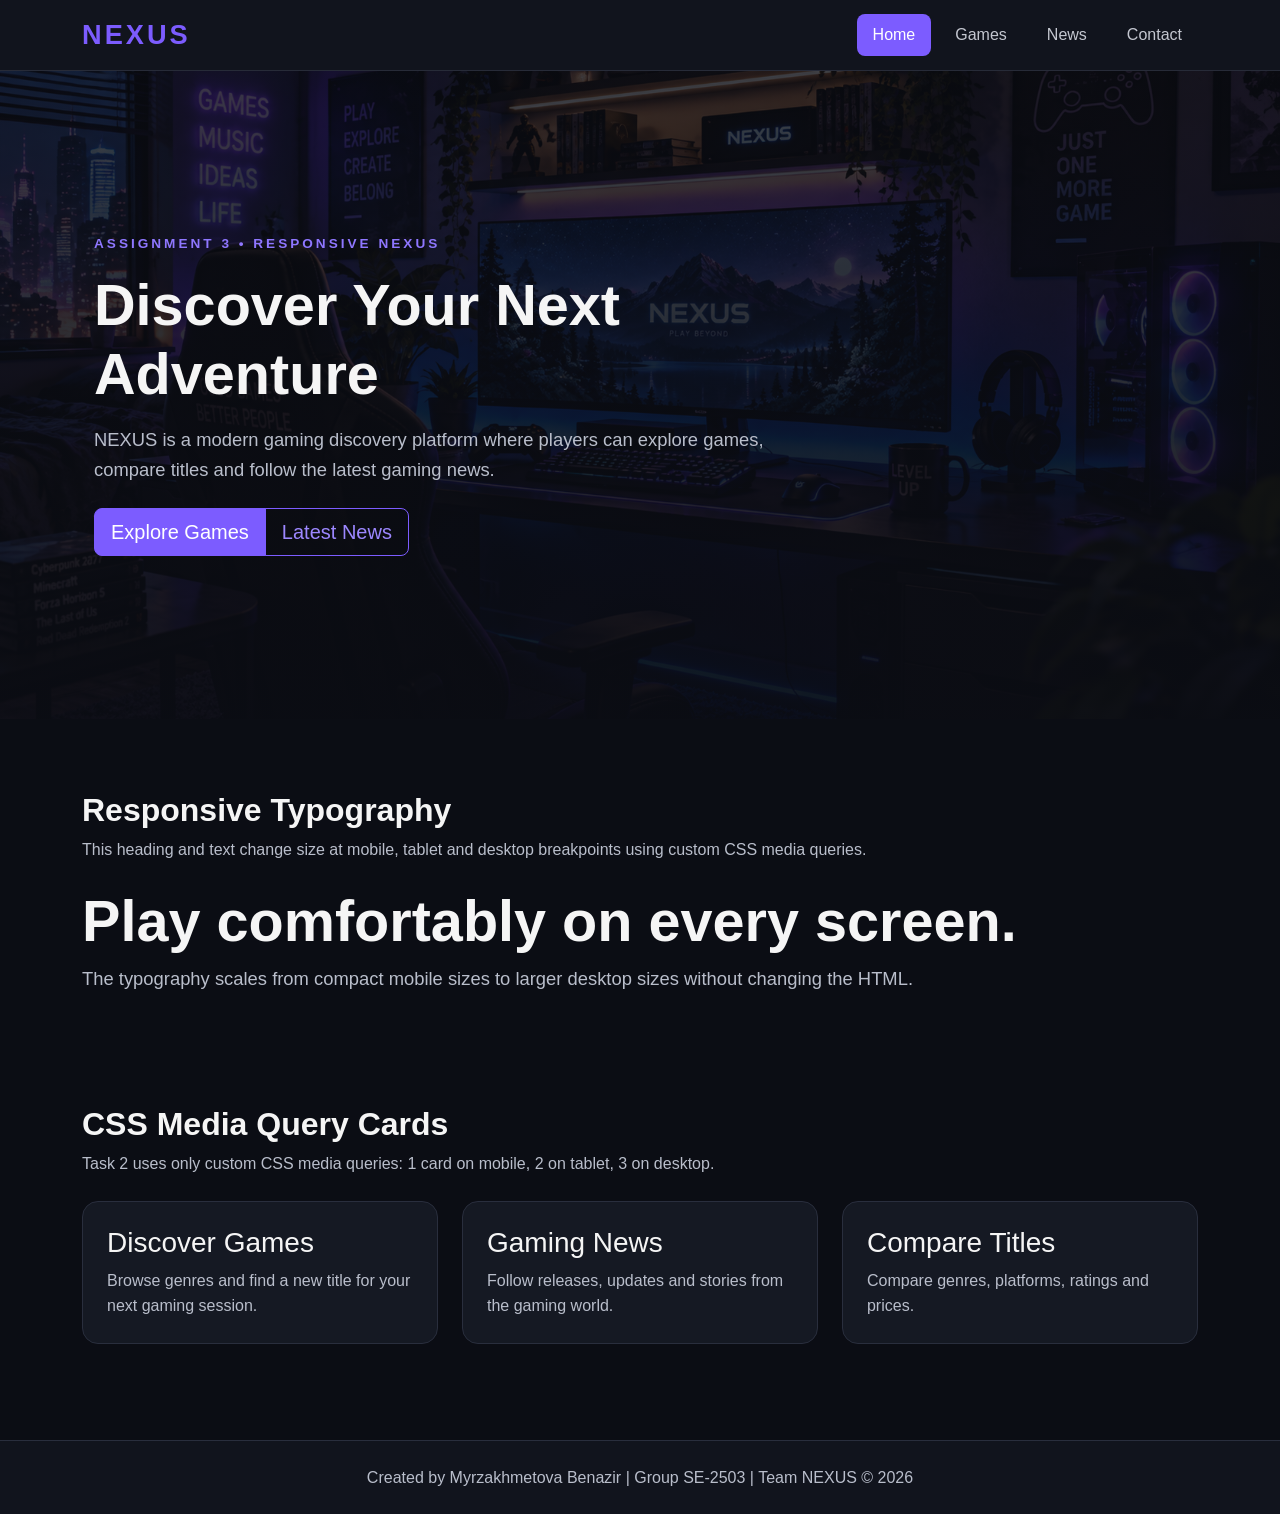
<file: index.html>
<!doctype html><html lang="en"><head><meta charset="utf-8"><meta name="viewport" content="width=device-width,initial-scale=1"><title>NEXUS | Home — Assignment 3</title><link href="https://cdn.jsdelivr.net/npm/bootstrap@5.3.8/dist/css/bootstrap.min.css" rel="stylesheet"><link rel="stylesheet" href="style.css"></head><body>
<nav class="navbar navbar-expand-lg navbar-dark bg-nexus sticky-top" aria-label="Main navigation"><div class="container"><a class="navbar-brand nexus-logo" href="index.html">NEXUS</a><button class="navbar-toggler" type="button" data-bs-toggle="collapse" data-bs-target="#navHome" aria-controls="navHome" aria-expanded="false" aria-label="Toggle navigation"><span class="navbar-toggler-icon"></span></button><div class="collapse navbar-collapse" id="navHome"><ul class="navbar-nav ms-auto gap-lg-2"><li class="nav-item"><a class="nav-link active px-3" aria-current="page" href="index.html">Home</a></li><li class="nav-item"><a class="nav-link px-3" href="games.html">Games</a></li><li class="nav-item"><a class="nav-link px-3" href="news.html">News</a></li><li class="nav-item"><a class="nav-link px-3" href="contact.html">Contact</a></li></ul></div></div></nav>
<main><section class="hero"><div class="container px-sm-2 px-md-4"><div class="hero-copy py-5"><p class="tag mb-3">ASSIGNMENT 3 • RESPONSIVE NEXUS</p><h1 class="responsive-title fw-bold mb-3">Discover Your Next Adventure</h1><p class="responsive-copy text-muted-nexus mb-4">NEXUS is a modern gaming discovery platform where players can explore games, compare titles and follow the latest gaming news.</p><div class="btn-group" role="group" aria-label="Explore NEXUS"><a href="games.html" class="btn btn-primary btn-lg">Explore Games</a><a href="news.html" class="btn btn-outline-primary btn-lg">Latest News</a></div></div></div></section>
<section class="container py-5 mt-lg-4"><h2 class="fw-bold mb-2">Responsive Typography</h2><p class="text-muted-nexus mb-4">This heading and text change size at mobile, tablet and desktop breakpoints using custom CSS media queries.</p><h3 class="responsive-title fw-bold">Play comfortably on every screen.</h3><p class="responsive-copy text-muted-nexus">The typography scales from compact mobile sizes to larger desktop sizes without changing the HTML.</p></section>
<section class="container py-5"><h2 class="fw-bold mb-2">CSS Media Query Cards</h2><p class="text-muted-nexus mb-4">Task 2 uses only custom CSS media queries: 1 card on mobile, 2 on tablet, 3 on desktop.</p><div class="mq-card-group"><article class="mq-card"><h3>Discover Games</h3><p class="mb-0 text-muted-nexus">Browse genres and find a new title for your next gaming session.</p></article><article class="mq-card"><h3>Gaming News</h3><p class="mb-0 text-muted-nexus">Follow releases, updates and stories from the gaming world.</p></article><article class="mq-card"><h3>Compare Titles</h3><p class="mb-0 text-muted-nexus">Compare genres, platforms, ratings and prices.</p></article></div></section></main>
<footer class="py-4 mt-5"><div class="container text-center"><p class="mb-0">Created by Myrzakhmetova Benazir | Group SE-2503 | Team NEXUS © 2026</p></div></footer><script src="https://cdn.jsdelivr.net/npm/bootstrap@5.3.8/dist/js/bootstrap.bundle.min.js"></script></body></html>
</file>
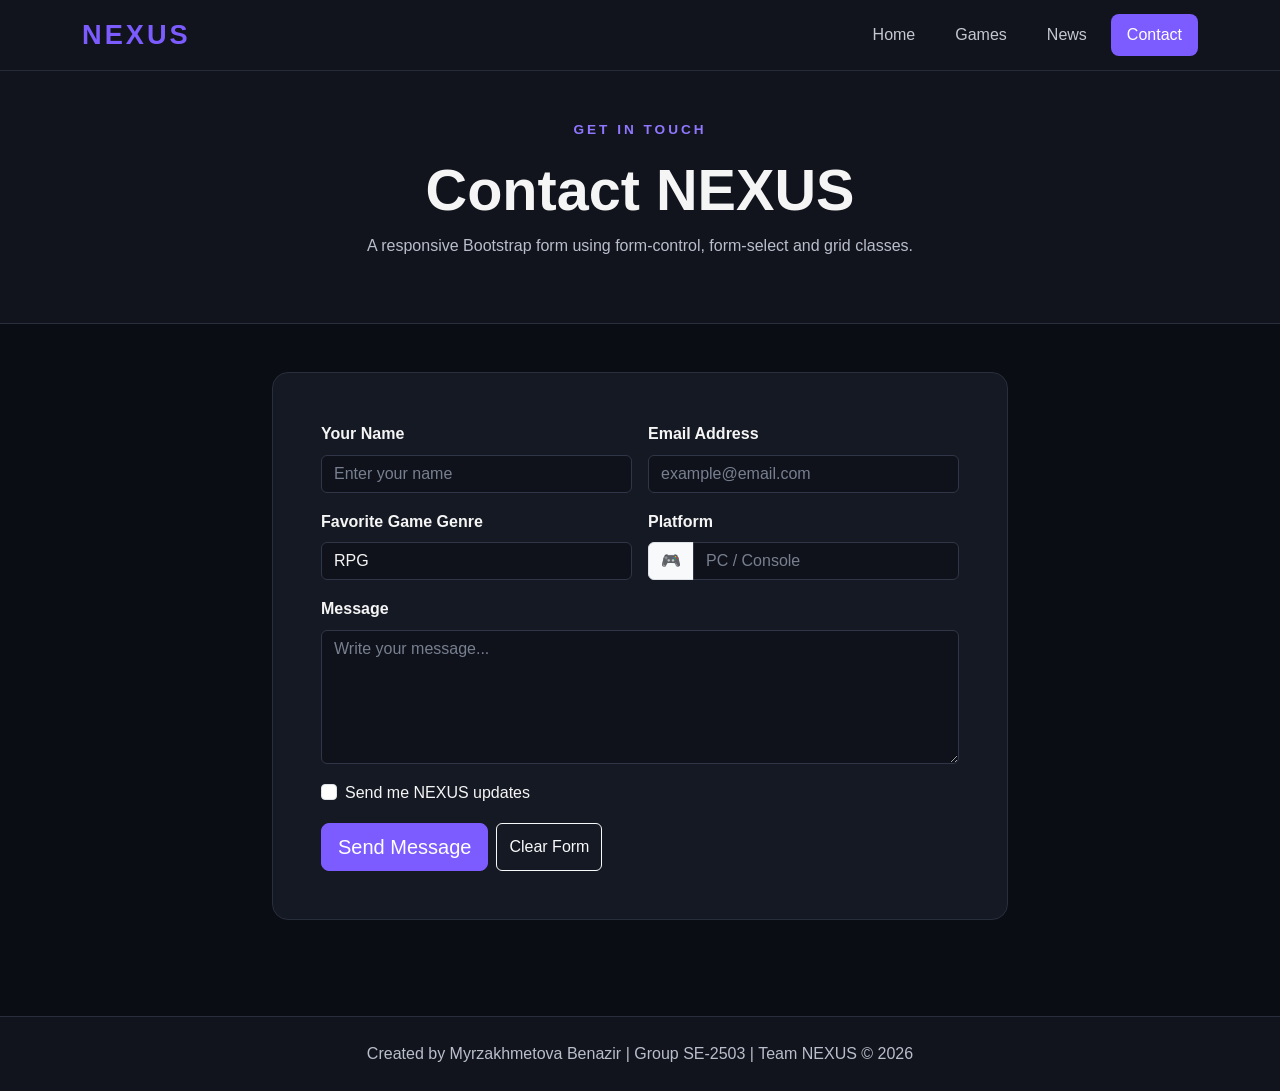
<file: contact.html>
<!doctype html><html lang="en"><head><meta charset="utf-8"><meta name="viewport" content="width=device-width,initial-scale=1"><title>NEXUS | Contact — Assignment 3</title><link href="https://cdn.jsdelivr.net/npm/bootstrap@5.3.8/dist/css/bootstrap.min.css" rel="stylesheet"><link rel="stylesheet" href="style.css"></head><body>
<nav class="navbar navbar-expand-lg navbar-dark bg-nexus sticky-top" aria-label="Main navigation"><div class="container"><a class="navbar-brand nexus-logo" href="index.html">NEXUS</a><button class="navbar-toggler" type="button" data-bs-toggle="collapse" data-bs-target="#navContact" aria-controls="navContact" aria-expanded="false" aria-label="Toggle navigation"><span class="navbar-toggler-icon"></span></button><div class="collapse navbar-collapse" id="navContact"><ul class="navbar-nav ms-auto gap-lg-2"><li class="nav-item"><a class="nav-link px-3" href="index.html">Home</a></li><li class="nav-item"><a class="nav-link px-3" href="games.html">Games</a></li><li class="nav-item"><a class="nav-link px-3" href="news.html">News</a></li><li class="nav-item"><a class="nav-link active px-3" aria-current="page" href="contact.html">Contact</a></li></ul></div></div></nav>
<main><header class="page-hero text-center py-5"><div class="container"><p class="tag">GET IN TOUCH</p><h1 class="responsive-title fw-bold">Contact NEXUS</h1><p class="text-muted-nexus">A responsive Bootstrap form using form-control, form-select and grid classes.</p></div></header><section class="container py-5"><div class="row justify-content-center"><div class="col-sm-12 col-md-10 col-lg-8"><form class="nexus-card rounded-4 p-3 p-sm-4 p-lg-5" aria-label="Contact NEXUS form"><div class="row g-3"><div class="col-md-6"><label for="name" class="form-label">Your Name</label><input type="text" class="form-control" id="name" placeholder="Enter your name" required></div><div class="col-md-6"><label for="email" class="form-label">Email Address</label><input type="email" class="form-control" id="email" placeholder="example@email.com" required></div><div class="col-md-6"><label for="genre" class="form-label">Favorite Game Genre</label><select class="form-select" id="genre"><option>RPG</option><option>Action</option><option>Strategy</option><option>Racing</option><option>Sports</option></select></div><div class="col-md-6"><label for="platform" class="form-label">Platform</label><div class="input-group"><span class="input-group-text">🎮</span><input type="text" class="form-control" id="platform" placeholder="PC / Console"></div></div><div class="col-12"><label for="message" class="form-label">Message</label><textarea class="form-control" id="message" rows="5" placeholder="Write your message..." required></textarea></div><div class="col-12"><div class="form-check"><input class="form-check-input" type="checkbox" id="updates"><label class="form-check-label" for="updates">Send me NEXUS updates</label></div></div><div class="col-12 d-flex gap-2 flex-wrap"><button type="submit" class="btn btn-primary btn-lg">Send Message</button><button type="reset" class="btn btn-outline-light">Clear Form</button></div></div></form></div></div></section></main><footer class="py-4 mt-5"><div class="container text-center"><p class="mb-0">Created by Myrzakhmetova Benazir | Group SE-2503 | Team NEXUS © 2026</p></div></footer><script src="https://cdn.jsdelivr.net/npm/bootstrap@5.3.8/dist/js/bootstrap.bundle.min.js"></script></body></html>
</file>
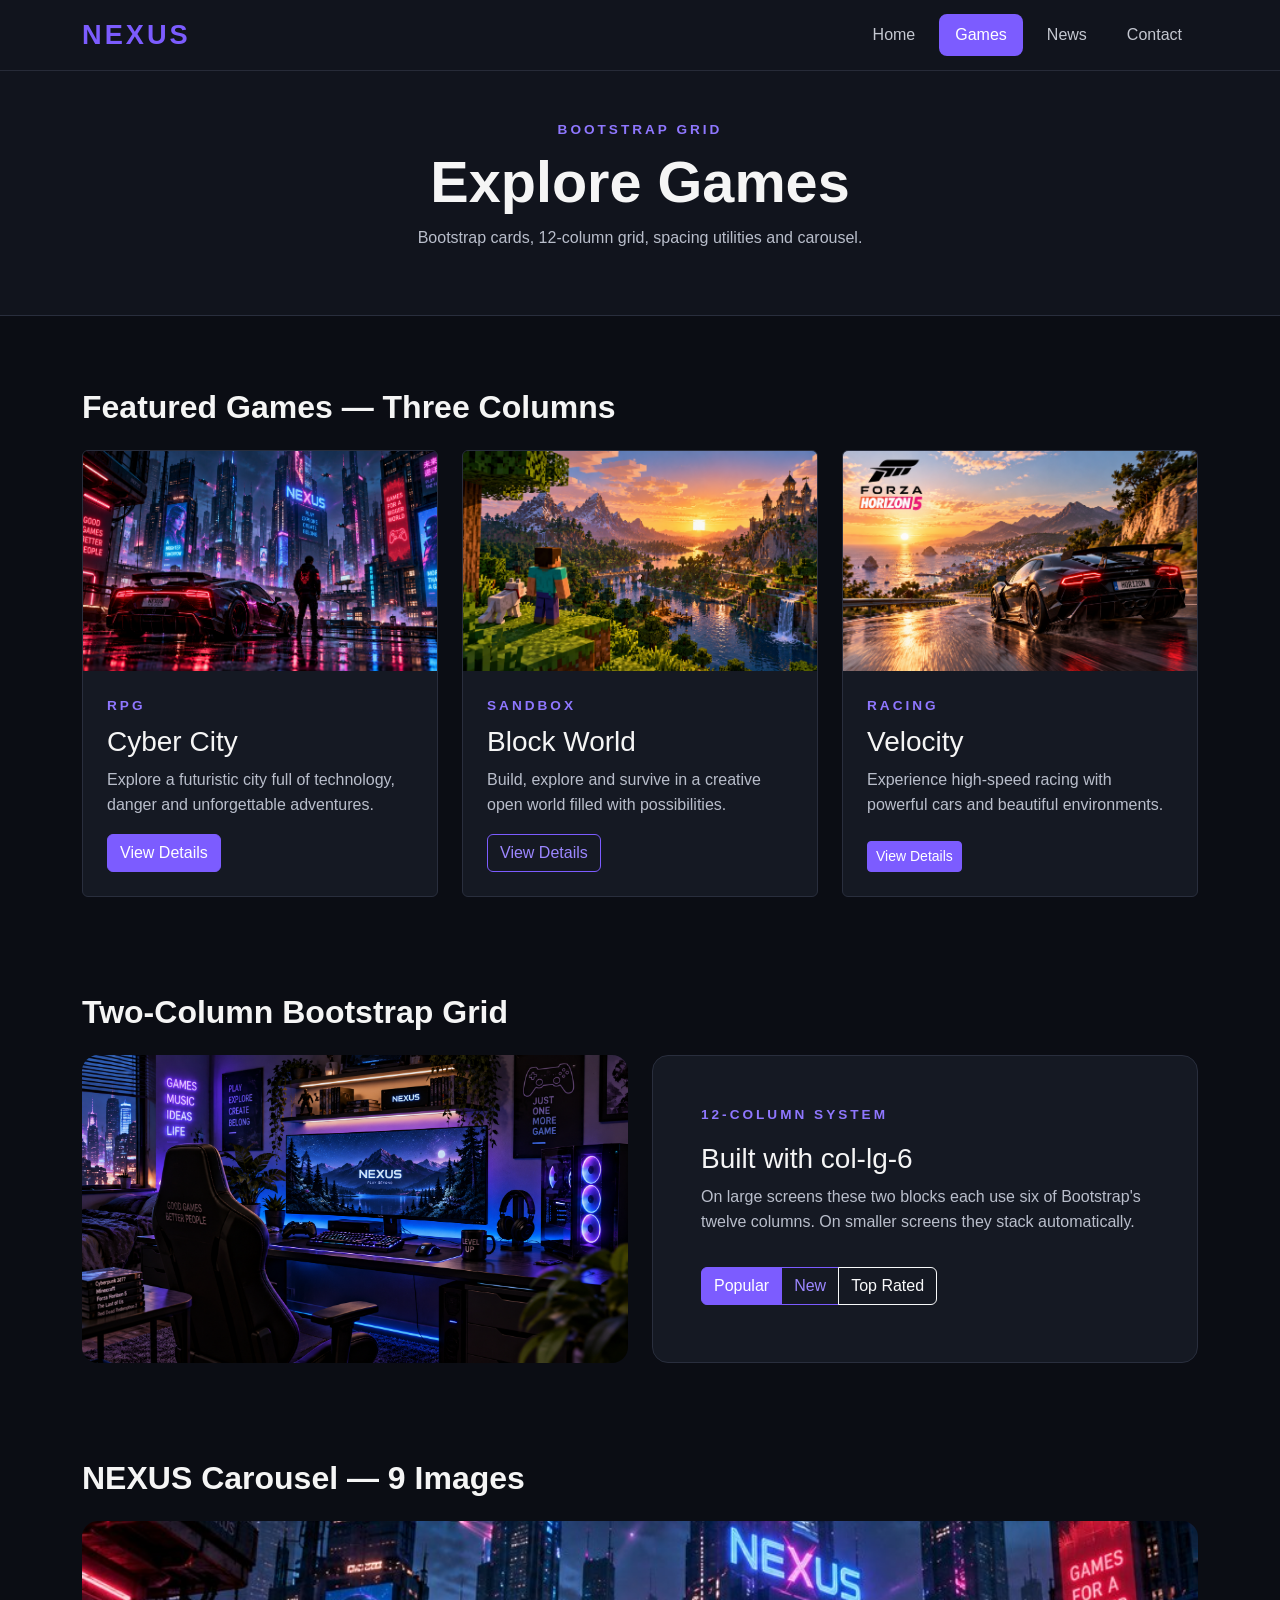
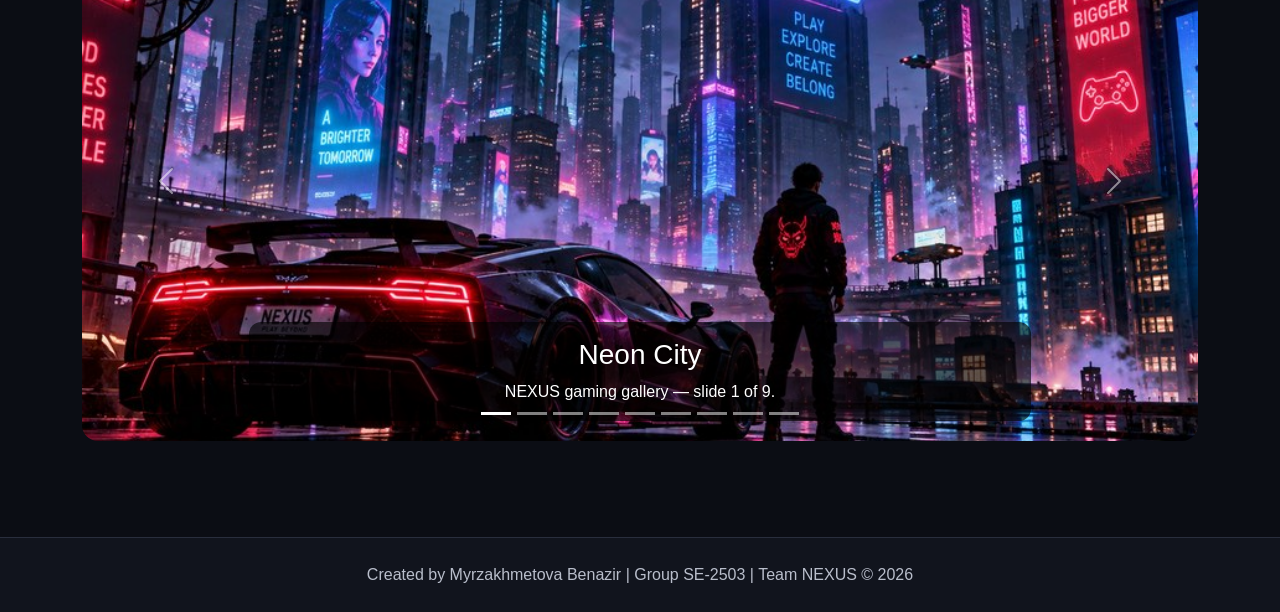
<file: games.html>
<!doctype html><html lang="en"><head><meta charset="utf-8"><meta name="viewport" content="width=device-width,initial-scale=1"><title>NEXUS | Games — Assignment 3</title><link href="https://cdn.jsdelivr.net/npm/bootstrap@5.3.8/dist/css/bootstrap.min.css" rel="stylesheet"><link rel="stylesheet" href="style.css"></head><body>
<nav class="navbar navbar-expand-lg navbar-dark bg-nexus sticky-top" aria-label="Main navigation"><div class="container"><a class="navbar-brand nexus-logo" href="index.html">NEXUS</a><button class="navbar-toggler" type="button" data-bs-toggle="collapse" data-bs-target="#navGames" aria-controls="navGames" aria-expanded="false" aria-label="Toggle navigation"><span class="navbar-toggler-icon"></span></button><div class="collapse navbar-collapse" id="navGames"><ul class="navbar-nav ms-auto gap-lg-2"><li class="nav-item"><a class="nav-link px-3" href="index.html">Home</a></li><li class="nav-item"><a class="nav-link active px-3" aria-current="page" href="games.html">Games</a></li><li class="nav-item"><a class="nav-link px-3" href="news.html">News</a></li><li class="nav-item"><a class="nav-link px-3" href="contact.html">Contact</a></li></ul></div></div></nav>
<main><header class="page-hero text-center py-5"><div class="container px-sm-2"><p class="tag mb-2">BOOTSTRAP GRID</p><h1 class="responsive-title fw-bold">Explore Games</h1><p class="text-muted-nexus">Bootstrap cards, 12-column grid, spacing utilities and carousel.</p></div></header>
<section class="container py-5 mt-lg-4"><h2 class="fw-bold mb-4">Featured Games — Three Columns</h2><div class="row g-4"><div class="col-sm-12 col-md-6 col-lg-4"><article class="card h-100"><img src="cyberpunk.jpg" class="card-img-top game-img" alt="Neon futuristic city game"><div class="card-body d-flex flex-column p-4"><span class="tag mb-2">RPG</span><h3 class="card-title">Cyber City</h3><p class="card-text">Explore a futuristic city full of technology, danger and unforgettable adventures.</p><a href="#carousel" class="btn btn-primary mt-auto align-self-start">View Details</a></div></article></div><div class="col-sm-12 col-md-6 col-lg-4"><article class="card h-100"><img src="minecraft.jpg" class="card-img-top game-img" alt="Creative block world game"><div class="card-body d-flex flex-column p-4"><span class="tag mb-2">SANDBOX</span><h3 class="card-title">Block World</h3><p class="card-text">Build, explore and survive in a creative open world filled with possibilities.</p><a href="#carousel" class="btn btn-outline-primary mt-auto align-self-start">View Details</a></div></article></div><div class="col-sm-12 col-md-6 col-lg-4"><article class="card h-100"><img src="forza.jpg" class="card-img-top game-img" alt="Racing car at sunset"><div class="card-body d-flex flex-column p-4"><span class="tag mb-2">RACING</span><h3 class="card-title">Velocity</h3><p class="card-text">Experience high-speed racing with powerful cars and beautiful environments.</p><a href="#carousel" class="btn btn-primary btn-sm mt-auto align-self-start">View Details</a></div></article></div></div></section>
<section class="container py-5"><h2 class="fw-bold mb-4">Two-Column Bootstrap Grid</h2><div class="row g-4 align-items-stretch"><div class="col-sm-12 col-lg-6"><img src="gaming.jpg" class="w-100 rounded-4 feature-img" alt="Modern NEXUS gaming setup"></div><div class="col-sm-12 col-lg-6"><div class="nexus-card rounded-4 h-100 p-3 p-md-4 p-lg-5"><p class="tag">12-COLUMN SYSTEM</p><h3>Built with col-lg-6</h3><p class="text-muted-nexus">On large screens these two blocks each use six of Bootstrap's twelve columns. On smaller screens they stack automatically.</p><div class="btn-group mt-3" role="group" aria-label="Game filters"><button type="button" class="btn btn-primary">Popular</button><button type="button" class="btn btn-outline-primary">New</button><button type="button" class="btn btn-outline-light">Top Rated</button></div></div></div></div></section>
<section class="container py-5" id="carousel"><h2 class="fw-bold mb-4">NEXUS Carousel — 9 Images</h2><div id="nexusCarousel" class="carousel slide" data-bs-ride="carousel"><div class="carousel-indicators"><button type="button" data-bs-target="#nexusCarousel" data-bs-slide-to="0" class="active" aria-current="true" aria-label="Slide 1"></button><button type="button" data-bs-target="#nexusCarousel" data-bs-slide-to="1" aria-label="Slide 2"></button><button type="button" data-bs-target="#nexusCarousel" data-bs-slide-to="2" aria-label="Slide 3"></button><button type="button" data-bs-target="#nexusCarousel" data-bs-slide-to="3" aria-label="Slide 4"></button><button type="button" data-bs-target="#nexusCarousel" data-bs-slide-to="4" aria-label="Slide 5"></button><button type="button" data-bs-target="#nexusCarousel" data-bs-slide-to="5" aria-label="Slide 6"></button><button type="button" data-bs-target="#nexusCarousel" data-bs-slide-to="6" aria-label="Slide 7"></button><button type="button" data-bs-target="#nexusCarousel" data-bs-slide-to="7" aria-label="Slide 8"></button><button type="button" data-bs-target="#nexusCarousel" data-bs-slide-to="8" aria-label="Slide 9"></button></div><div class="carousel-inner rounded-4"><div class="carousel-item active"><img src="gallery-1.jpg" class="d-block w-100" alt="Neon City"><div class="carousel-caption d-none d-md-block p-3"><h3>Neon City</h3><p class="text-white mb-0">NEXUS gaming gallery — slide 1 of 9.</p></div></div><div class="carousel-item"><img src="gallery-2.jpg" class="d-block w-100" alt="Creative Worlds"><div class="carousel-caption d-none d-md-block p-3"><h3>Creative Worlds</h3><p class="text-white mb-0">NEXUS gaming gallery — slide 2 of 9.</p></div></div><div class="carousel-item"><img src="gallery-3.jpg" class="d-block w-100" alt="Sunset Racing"><div class="carousel-caption d-none d-md-block p-3"><h3>Sunset Racing</h3><p class="text-white mb-0">NEXUS gaming gallery — slide 3 of 9.</p></div></div><div class="carousel-item"><img src="gallery-4.jpg" class="d-block w-100" alt="Battle Station"><div class="carousel-caption d-none d-md-block p-3"><h3>Battle Station</h3><p class="text-white mb-0">NEXUS gaming gallery — slide 4 of 9.</p></div></div><div class="carousel-item"><img src="gallery-5.jpg" class="d-block w-100" alt="Night Missions"><div class="carousel-caption d-none d-md-block p-3"><h3>Night Missions</h3><p class="text-white mb-0">NEXUS gaming gallery — slide 5 of 9.</p></div></div><div class="carousel-item"><img src="gallery-6.jpg" class="d-block w-100" alt="Open Adventure"><div class="carousel-caption d-none d-md-block p-3"><h3>Open Adventure</h3><p class="text-white mb-0">NEXUS gaming gallery — slide 6 of 9.</p></div></div><div class="carousel-item"><img src="gallery-7.jpg" class="d-block w-100" alt="Full Speed"><div class="carousel-caption d-none d-md-block p-3"><h3>Full Speed</h3><p class="text-white mb-0">NEXUS gaming gallery — slide 7 of 9.</p></div></div><div class="carousel-item"><img src="gallery-8.jpg" class="d-block w-100" alt="NEXUS Setup"><div class="carousel-caption d-none d-md-block p-3"><h3>NEXUS Setup</h3><p class="text-white mb-0">NEXUS gaming gallery — slide 8 of 9.</p></div></div><div class="carousel-item"><img src="gallery-9.jpg" class="d-block w-100" alt="Future Worlds"><div class="carousel-caption d-none d-md-block p-3"><h3>Future Worlds</h3><p class="text-white mb-0">NEXUS gaming gallery — slide 9 of 9.</p></div></div></div><button class="carousel-control-prev" type="button" data-bs-target="#nexusCarousel" data-bs-slide="prev"><span class="carousel-control-prev-icon" aria-hidden="true"></span><span class="visually-hidden">Previous</span></button><button class="carousel-control-next" type="button" data-bs-target="#nexusCarousel" data-bs-slide="next"><span class="carousel-control-next-icon" aria-hidden="true"></span><span class="visually-hidden">Next</span></button></div></section></main>
<footer class="py-4 mt-5"><div class="container text-center"><p class="mb-0">Created by Myrzakhmetova Benazir | Group SE-2503 | Team NEXUS © 2026</p></div></footer><script src="https://cdn.jsdelivr.net/npm/bootstrap@5.3.8/dist/js/bootstrap.bundle.min.js"></script></body></html>
</file>
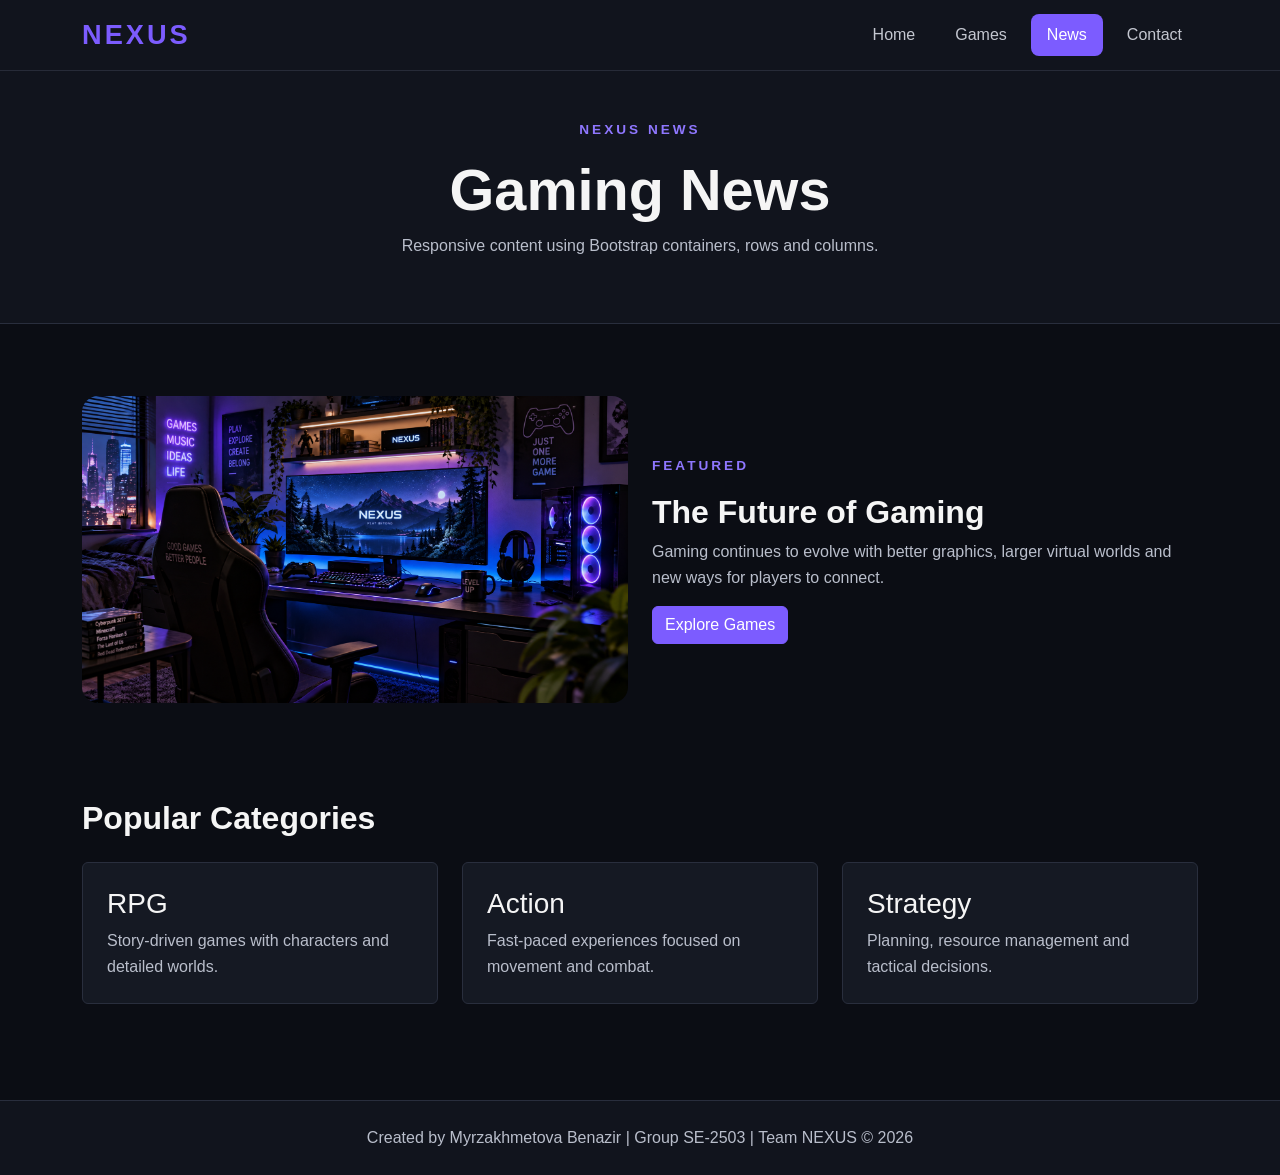
<file: news.html>
<!doctype html><html lang="en"><head><meta charset="utf-8"><meta name="viewport" content="width=device-width,initial-scale=1"><title>NEXUS | News — Assignment 3</title><link href="https://cdn.jsdelivr.net/npm/bootstrap@5.3.8/dist/css/bootstrap.min.css" rel="stylesheet"><link rel="stylesheet" href="style.css"></head><body>
<nav class="navbar navbar-expand-lg navbar-dark bg-nexus sticky-top" aria-label="Main navigation"><div class="container"><a class="navbar-brand nexus-logo" href="index.html">NEXUS</a><button class="navbar-toggler" type="button" data-bs-toggle="collapse" data-bs-target="#navNews" aria-controls="navNews" aria-expanded="false" aria-label="Toggle navigation"><span class="navbar-toggler-icon"></span></button><div class="collapse navbar-collapse" id="navNews"><ul class="navbar-nav ms-auto gap-lg-2"><li class="nav-item"><a class="nav-link px-3" href="index.html">Home</a></li><li class="nav-item"><a class="nav-link px-3" href="games.html">Games</a></li><li class="nav-item"><a class="nav-link active px-3" aria-current="page" href="news.html">News</a></li><li class="nav-item"><a class="nav-link px-3" href="contact.html">Contact</a></li></ul></div></div></nav>
<main><header class="page-hero text-center py-5"><div class="container"><p class="tag">NEXUS NEWS</p><h1 class="responsive-title fw-bold">Gaming News</h1><p class="text-muted-nexus">Responsive content using Bootstrap containers, rows and columns.</p></div></header><section class="container py-5 mt-lg-4"><div class="row g-4 align-items-center"><div class="col-sm-12 col-lg-6"><img src="gaming.jpg" class="w-100 rounded-4" alt="Gaming setup with computer monitor"></div><div class="col-sm-12 col-lg-6"><p class="tag">FEATURED</p><h2 class="fw-bold">The Future of Gaming</h2><p class="text-muted-nexus">Gaming continues to evolve with better graphics, larger virtual worlds and new ways for players to connect.</p><a class="btn btn-primary" href="games.html">Explore Games</a></div></div></section><section class="container py-5"><h2 class="fw-bold mb-4">Popular Categories</h2><div class="row g-4"><div class="col-sm-12 col-md-6 col-lg-4"><div class="card h-100 p-4"><h3>RPG</h3><p class="card-text mb-0">Story-driven games with characters and detailed worlds.</p></div></div><div class="col-sm-12 col-md-6 col-lg-4"><div class="card h-100 p-4"><h3>Action</h3><p class="card-text mb-0">Fast-paced experiences focused on movement and combat.</p></div></div><div class="col-sm-12 col-md-6 col-lg-4"><div class="card h-100 p-4"><h3>Strategy</h3><p class="card-text mb-0">Planning, resource management and tactical decisions.</p></div></div></div></section></main><footer class="py-4 mt-5"><div class="container text-center"><p class="mb-0">Created by Myrzakhmetova Benazir | Group SE-2503 | Team NEXUS © 2026</p></div></footer><script src="https://cdn.jsdelivr.net/npm/bootstrap@5.3.8/dist/js/bootstrap.bundle.min.js"></script></body></html>
</file>
<file: style.css>
/* NEXUS Assignment #3 — custom theme + required CSS Media Queries */
:root{--bg:#0b0d14;--panel:#151923;--panel2:#11141d;--line:#292e3d;--text:#f5f5f5;--muted:#b9becb;--purple:#7c5cff;--purple2:#9c87ff}
*{box-sizing:border-box}
body{font-family:Arial,Helvetica,sans-serif;background:var(--bg);color:var(--text);line-height:1.6}
a{text-decoration:none}.text-muted-nexus{color:var(--muted)!important}.bg-nexus{background:var(--panel2)!important}.border-nexus{border-color:var(--line)!important}
.nexus-logo{color:var(--purple)!important;font-size:1.7rem;font-weight:800;letter-spacing:3px}.navbar{border-bottom:1px solid #272b38}.navbar .nav-link{color:#c4c7d0!important;border-radius:.5rem}.navbar .nav-link:hover,.navbar .nav-link.active{color:#fff!important;background:var(--purple)}
.tag{color:#8f77ff;font-size:.85rem;font-weight:700;letter-spacing:3px}.hero{min-height:72vh;display:flex;align-items:center;background:linear-gradient(rgba(11,13,20,.78),rgba(11,13,20,.94)),url('gaming.jpg') center/cover}.hero-copy{max-width:700px}.page-hero{background:var(--panel2);border-bottom:1px solid var(--line)}
.btn-primary{--bs-btn-bg:var(--purple);--bs-btn-border-color:var(--purple);--bs-btn-hover-bg:#6847e8;--bs-btn-hover-border-color:#6847e8}.btn-outline-primary{--bs-btn-color:var(--purple2);--bs-btn-border-color:var(--purple);--bs-btn-hover-bg:var(--purple);--bs-btn-hover-border-color:var(--purple)}
.nexus-card,.card{background:var(--panel);color:var(--text);border:1px solid var(--line)}.card-text{color:var(--muted)}.game-img{height:220px;object-fit:cover}.feature-img{height:100%;min-height:280px;object-fit:cover}.carousel-item img{height:520px;object-fit:cover}.carousel-caption{background:rgba(0,0,0,.62);border-radius:.75rem}.form-control,.form-select,.form-control:focus{background:#0f121a;color:var(--text);border-color:#303647}.form-control::placeholder{color:#777f90}.form-control:focus,.form-select:focus{box-shadow:0 0 0 .25rem rgba(124,92,255,.2);border-color:var(--purple)}.form-label{font-weight:600}.table{--bs-table-bg:var(--panel);--bs-table-color:var(--text);--bs-table-border-color:var(--line)}footer{background:var(--panel2);border-top:1px solid var(--line);color:var(--muted)}

/* Task 1: Responsive typography with CSS Media Queries */
.responsive-title{font-size:2rem}.responsive-copy{font-size:.95rem}
@media (min-width:768px){.responsive-title{font-size:2.8rem}.responsive-copy{font-size:1.05rem}}
@media (min-width:1200px){.responsive-title{font-size:3.6rem}.responsive-copy{font-size:1.15rem}}

/* Task 2: CSS-only card group (NO Bootstrap grid used here) */
.mq-card-group{display:flex;flex-wrap:wrap;gap:1.5rem}.mq-card{width:100%;background:var(--panel);border:1px solid var(--line);border-radius:1rem;padding:1.5rem;transition:.25s}.mq-card:hover{transform:translateY(-5px);border-color:var(--purple)}
@media (min-width:768px){.mq-card{width:calc(50% - .75rem)}}
@media (min-width:1200px){.mq-card{width:calc(33.333% - 1rem)}}

@media (max-width:767.98px){.hero{min-height:62vh}.carousel-item img{height:300px}.game-img{height:190px}}
</file>
